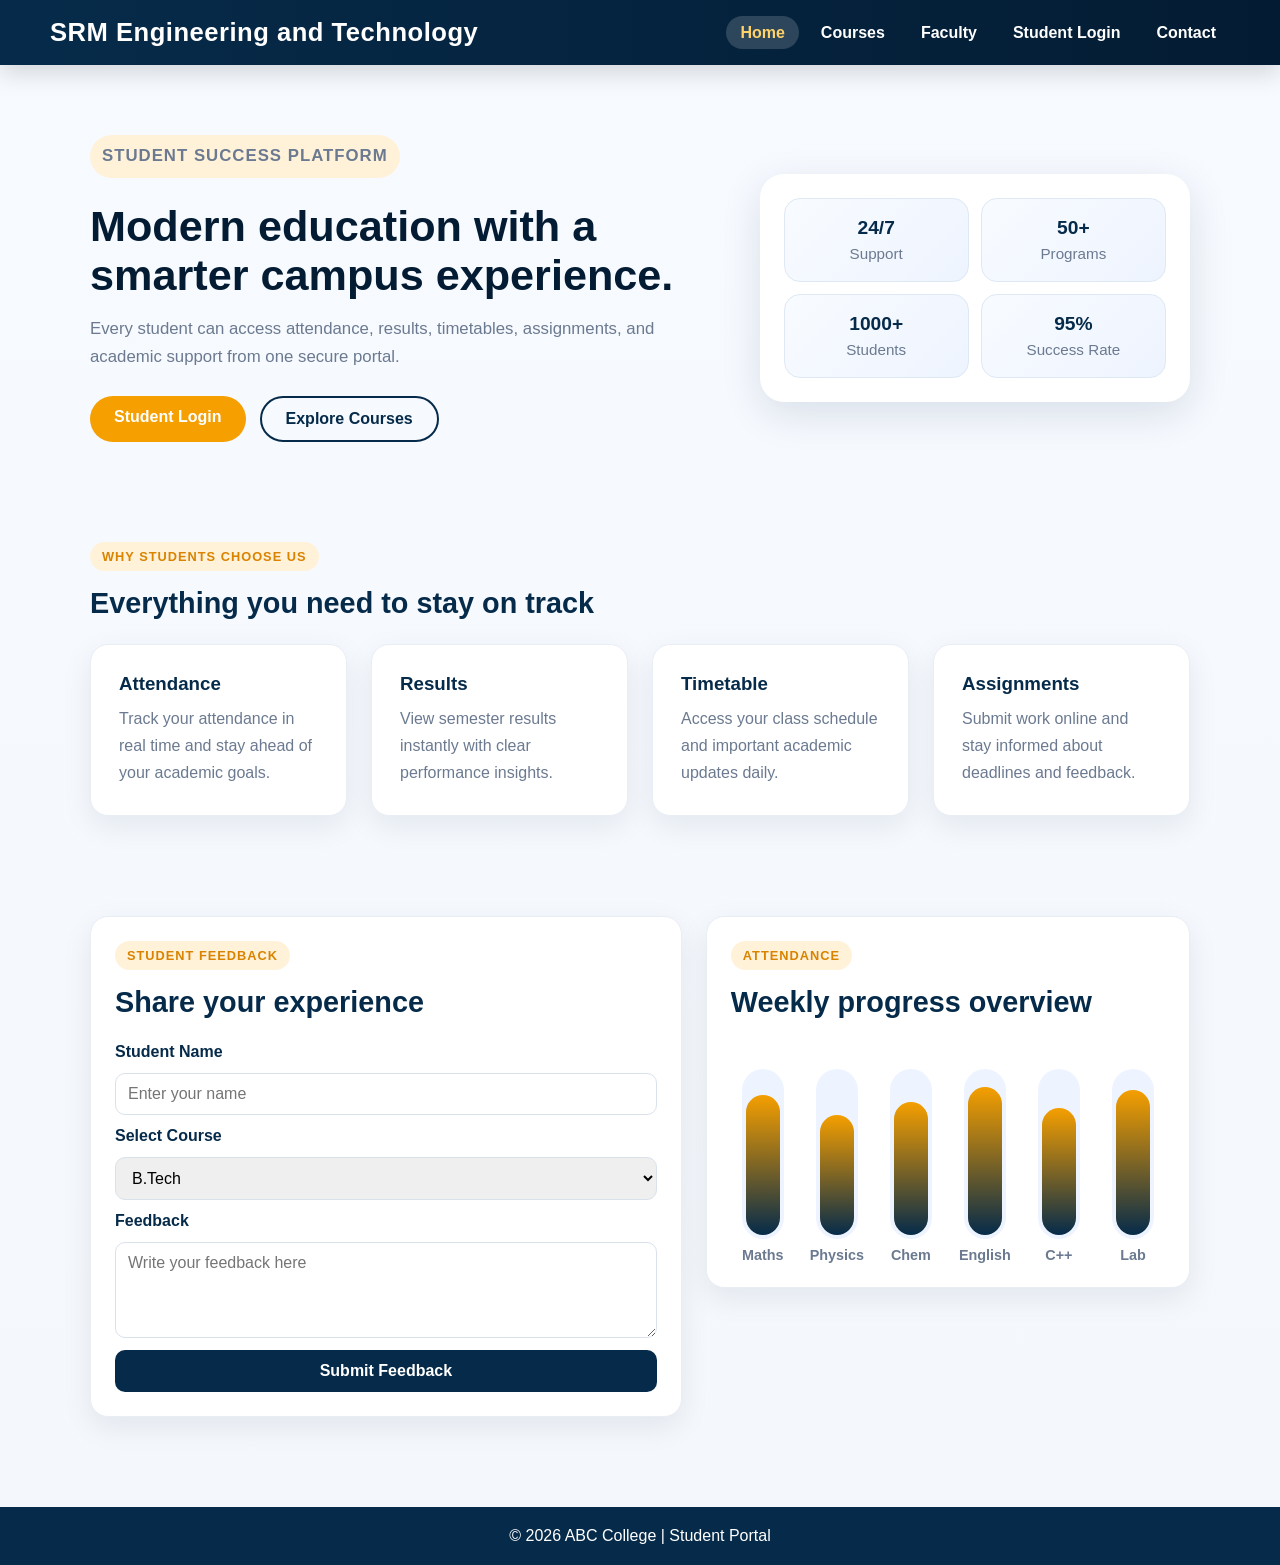
<file: index.html>
<!DOCTYPE html>
<html lang="en">
<head>
    <meta charset="UTF-8">
    <meta name="viewport" content="width=device-width, initial-scale=1.0">
    <title>ABC College Student Portal</title>
    <link rel="stylesheet" href="style.css">
</head>
<body>
    <header>
        <div class="logo">
            <h1>SRM Engineering and Technology</h1>
        </div>
        <nav>
            <ul>
                <li><a href="index.html" class="active">Home</a></li>
                <li><a href="courses.html">Courses</a></li>
                <li><a href="faculty.html">Faculty</a></li>
                <li><a href="student-login.html">Student Login</a></li>
                <li><a href="contact.html">Contact</a></li>
            </ul>
        </nav>
    </header>

    <main>
        <section class="hero">
            <div class="hero-content">
                <p class="eyebrow">Student Success Platform</p>
                <h2>Modern education with a smarter campus experience.</h2>
                <p>Every student can access attendance, results, timetables, assignments, and academic support from one secure portal.</p>
                <div class="hero-actions">
                    <a class="btn primary" href="student-login.html">Student Login</a>
                    <a class="btn secondary" href="courses.html">Explore Courses</a>
                </div>
            </div>
            <div class="hero-panel">
                <div class="stat-box">
                    <strong>24/7</strong>
                    <span>Support</span>
                </div>
                <div class="stat-box">
                    <strong>50+</strong>
                    <span>Programs</span>
                </div>
                <div class="stat-box">
                    <strong>1000+</strong>
                    <span>Students</span>
                </div>
                <div class="stat-box">
                    <strong>95%</strong>
                    <span>Success Rate</span>
                </div>
            </div>
        </section>

        <section class="section-block">
            <div class="section-heading">
                <p class="eyebrow">Why Students Choose Us</p>
                <h3>Everything you need to stay on track</h3>
            </div>
            <div class="card-grid">
                <div class="card">
                    <h3>Attendance</h3>
                    <p>Track your attendance in real time and stay ahead of your academic goals.</p>
                </div>
                <div class="card">
                    <h3>Results</h3>
                    <p>View semester results instantly with clear performance insights.</p>
                </div>
                <div class="card">
                    <h3>Timetable</h3>
                    <p>Access your class schedule and important academic updates daily.</p>
                </div>
                <div class="card">
                    <h3>Assignments</h3>
                    <p>Submit work online and stay informed about deadlines and feedback.</p>
                </div>
            </div>
        </section>

        <section class="section-block">
            <div class="feedback-layout">
                <div class="feedback-card">
                    <div class="section-heading">
                        <p class="eyebrow">Student Feedback</p>
                        <h3>Share your experience</h3>
                    </div>
                    <form class="feedback-form">
                        <label for="student-name">Student Name</label>
                        <input type="text" id="student-name" placeholder="Enter your name">

                        <label for="student-course">Select Course</label>
                        <select id="student-course">
                            <option>B.Tech</option>
                            <option>BCA</option>
                            <option>BBA</option>
                            <option>MCA</option>
                        </select>

                        <label for="feedback">Feedback</label>
                        <textarea id="feedback" rows="4" placeholder="Write your feedback here"></textarea>

                        <button type="submit">Submit Feedback</button>
                    </form>
                </div>

                <div class="attendance-card">
                    <div class="section-heading">
                        <p class="eyebrow">Attendance</p>
                        <h3>Weekly progress overview</h3>
                    </div>
                    <div class="bar-chart">
                        <div class="bar-item">
                            <div class="bar-track"><div class="bar-fill" style="height:86%"></div></div>
                            <span>Maths</span>
                        </div>
                        <div class="bar-item">
                            <div class="bar-track"><div class="bar-fill" style="height:74%"></div></div>
                            <span>Physics</span>
                        </div>
                        <div class="bar-item">
                            <div class="bar-track"><div class="bar-fill" style="height:82%"></div></div>
                            <span>Chem</span>
                        </div>
                        <div class="bar-item">
                            <div class="bar-track"><div class="bar-fill" style="height:91%"></div></div>
                            <span>English</span>
                        </div>
                        <div class="bar-item">
                            <div class="bar-track"><div class="bar-fill" style="height:78%"></div></div>
                            <span>C++</span>
                        </div>
                        <div class="bar-item">
                            <div class="bar-track"><div class="bar-fill" style="height:89%"></div></div>
                            <span>Lab</span>
                        </div>
                    </div>
                </div>
            </div>
        </section>
    </main>

    <footer>
        <p>© 2026 ABC College | Student Portal</p>
    </footer>
</body>
</html>
</file>
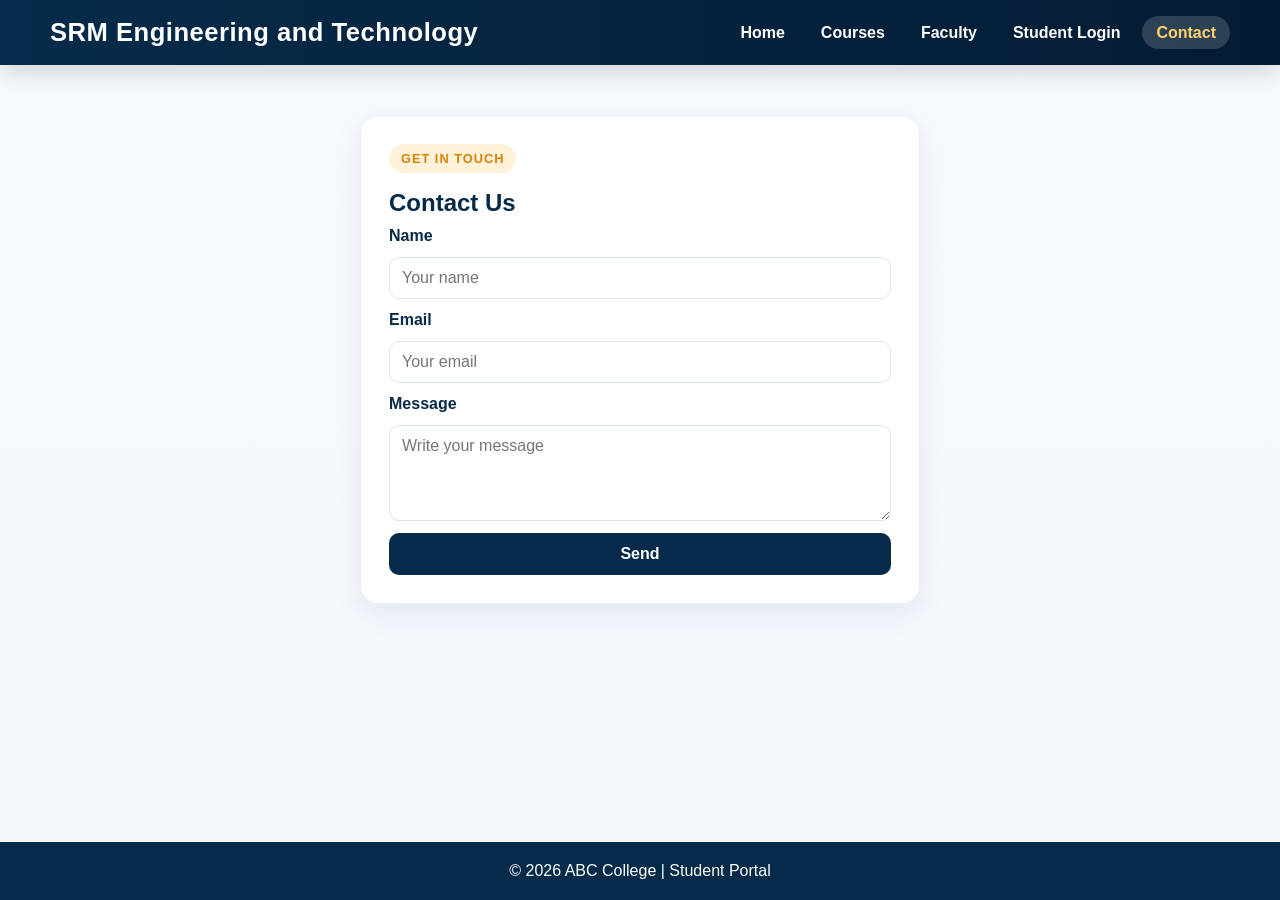
<file: contact.html>
<!DOCTYPE html>
<html lang="en">
<head>
    <meta charset="UTF-8">
    <meta name="viewport" content="width=device-width, initial-scale=1.0">
    <title>Contact - ABC College</title>
    <link rel="stylesheet" href="style.css">
</head>
<body>
    <header>
        <div class="logo">
            <h1>SRM Engineering and Technology</h1>
        </div>
        <nav>
            <ul>
                <li><a href="index.html">Home</a></li>
                <li><a href="courses.html">Courses</a></li>
                <li><a href="faculty.html">Faculty</a></li>
                <li><a href="student-login.html">Student Login</a></li>
                <li><a href="contact.html" class="active">Contact</a></li>
            </ul>
        </nav>
    </header>

    <main>
        <section class="page-shell">
            <div class="form-card">
                <p class="eyebrow">Get in Touch</p>
                <h2>Contact Us</h2>
                <form>
                    <label for="name">Name</label>
                    <input type="text" id="name" placeholder="Your name">

                    <label for="email">Email</label>
                    <input type="email" id="email" placeholder="Your email">

                    <label for="message">Message</label>
                    <textarea id="message" rows="4" placeholder="Write your message"></textarea>

                    <button type="submit">Send</button>
                </form>
            </div>
        </section>
    </main>

    <footer>
        <p>© 2026 ABC College | Student Portal</p>
    </footer>
</body>
</html>
</file>
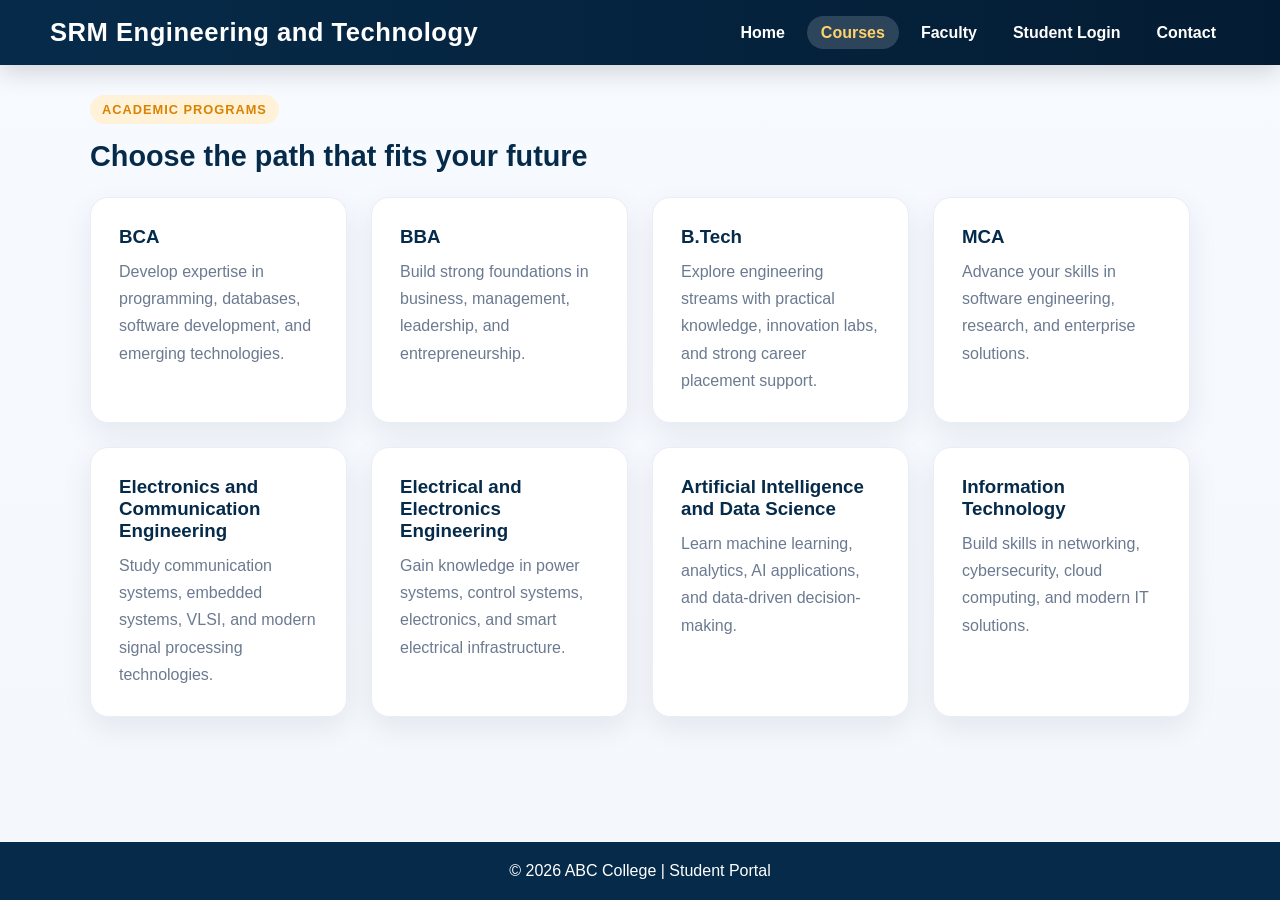
<file: courses.html>
<!DOCTYPE html>
<html lang="en">
<head>
    <meta charset="UTF-8">
    <meta name="viewport" content="width=device-width, initial-scale=1.0">
    <title>Courses - ABC College</title>
    <link rel="stylesheet" href="style.css">
</head>
<body>
    <header>
        <div class="logo">
            <h1>SRM Engineering and Technology</h1>
        </div>
        <nav>
            <ul>
                <li><a href="index.html">Home</a></li>
                <li><a href="courses.html" class="active">Courses</a></li>
                <li><a href="faculty.html">Faculty</a></li>
                <li><a href="student-login.html">Student Login</a></li>
                <li><a href="contact.html">Contact</a></li>
            </ul>
        </nav>
    </header>

    <main>
        <section class="page-shell">
            <div class="section-heading">
                <p class="eyebrow">Academic Programs</p>
                <h3>Choose the path that fits your future</h3>
            </div>
            <div class="card-grid">
                <div class="card">
                    <h3>BCA</h3>
                    <p>Develop expertise in programming, databases, software development, and emerging technologies.</p>
                </div>
                <div class="card">
                    <h3>BBA</h3>
                    <p>Build strong foundations in business, management, leadership, and entrepreneurship.</p>
                </div>
                <div class="card">
                    <h3>B.Tech</h3>
                    <p>Explore engineering streams with practical knowledge, innovation labs, and strong career placement support.</p>
                </div>
                <div class="card">
                    <h3>MCA</h3>
                    <p>Advance your skills in software engineering, research, and enterprise solutions.</p>
                </div>
                <div class="card">
                    <h3>Electronics and Communication Engineering</h3>
                    <p>Study communication systems, embedded systems, VLSI, and modern signal processing technologies.</p>
                </div>
                <div class="card">
                    <h3>Electrical and Electronics Engineering</h3>
                    <p>Gain knowledge in power systems, control systems, electronics, and smart electrical infrastructure.</p>
                </div>
                <div class="card">
                    <h3>Artificial Intelligence and Data Science</h3>
                    <p>Learn machine learning, analytics, AI applications, and data-driven decision-making.</p>
                </div>
                <div class="card">
                    <h3>Information Technology</h3>
                    <p>Build skills in networking, cybersecurity, cloud computing, and modern IT solutions.</p>
                </div>
            </div>
        </section>
    </main>

    <footer>
        <p>© 2026 ABC College | Student Portal</p>
    </footer>
</body>
</html>
</file>
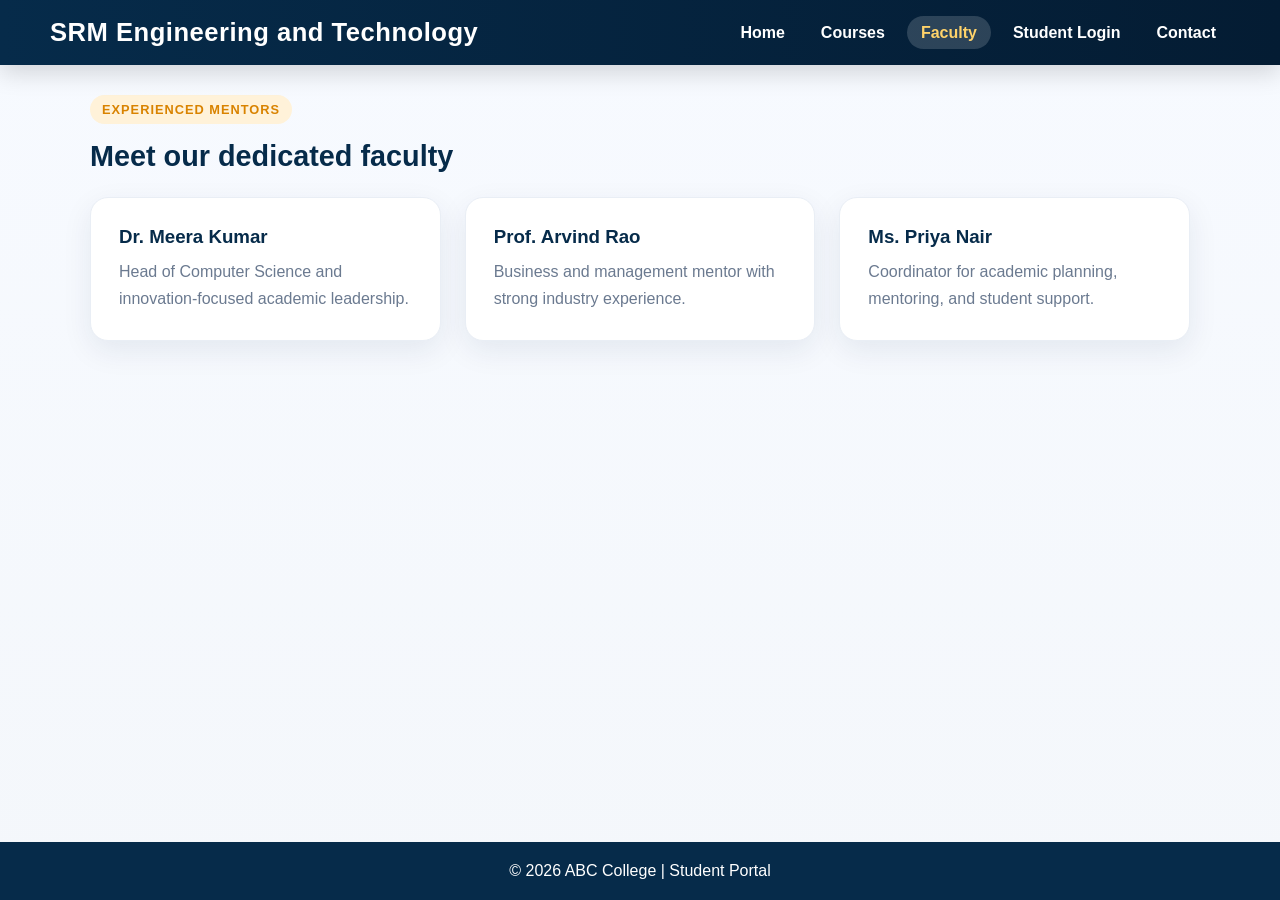
<file: faculty.html>
<!DOCTYPE html>
<html lang="en">
<head>
    <meta charset="UTF-8">
    <meta name="viewport" content="width=device-width, initial-scale=1.0">
    <title>Faculty - ABC College</title>
    <link rel="stylesheet" href="style.css">
</head>
<body>
    <header>
        <div class="logo">
            <h1>SRM Engineering and Technology</h1>
        </div>
        <nav>
            <ul>
                <li><a href="index.html">Home</a></li>
                <li><a href="courses.html">Courses</a></li>
                <li><a href="faculty.html" class="active">Faculty</a></li>
                <li><a href="student-login.html">Student Login</a></li>
                <li><a href="contact.html">Contact</a></li>
            </ul>
        </nav>
    </header>

    <main>
        <section class="page-shell">
            <div class="section-heading">
                <p class="eyebrow">Experienced Mentors</p>
                <h3>Meet our dedicated faculty</h3>
            </div>
            <div class="card-grid">
                <div class="card">
                    <h3>Dr. Meera Kumar</h3>
                    <p>Head of Computer Science and innovation-focused academic leadership.</p>
                </div>
                <div class="card">
                    <h3>Prof. Arvind Rao</h3>
                    <p>Business and management mentor with strong industry experience.</p>
                </div>
                <div class="card">
                    <h3>Ms. Priya Nair</h3>
                    <p>Coordinator for academic planning, mentoring, and student support.</p>
                </div>
            </div>
        </section>
    </main>

    <footer>
        <p>© 2026 ABC College | Student Portal</p>
    </footer>
</body>
</html>
</file>
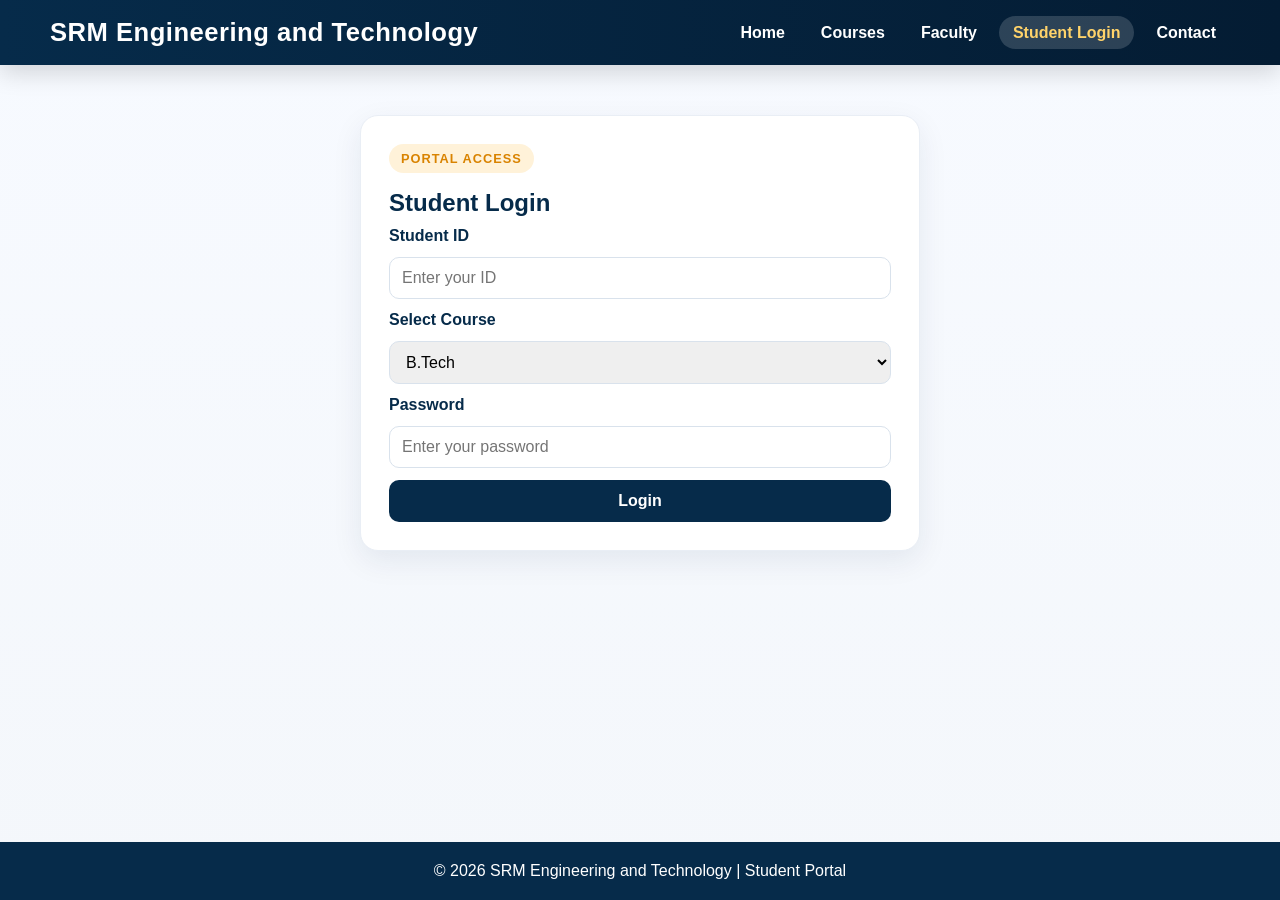
<file: student-login.html>
<!DOCTYPE html>
<html lang="en">
<head>
    <meta charset="UTF-8">
    <meta name="viewport" content="width=device-width, initial-scale=1.0">
    <title>Student Login - SRM Engineering and Technology</title>
    <link rel="stylesheet" href="style.css">
</head>
<body>
    <header>
        <div class="logo">
            <h1>SRM Engineering and Technology</h1>
        </div>
        <nav>
            <ul>
                <li><a href="index.html">Home</a></li>
                <li><a href="courses.html">Courses</a></li>
                <li><a href="faculty.html">Faculty</a></li>
                <li><a href="student-login.html" class="active">Student Login</a></li>
                <li><a href="contact.html">Contact</a></li>
            </ul>
        </nav>
    </header>

    <main>
        <section class="page-shell">
            <div class="form-card" id="login-card">
                <p class="eyebrow">Portal Access</p>
                <h2>Student Login</h2>
                <form id="login-form">
                    <label for="student-id">Student ID</label>
                    <input type="text" id="student-id" placeholder="Enter your ID" required>

                    <label for="student-course">Select Course</label>
                    <select id="student-course">
                        <option>B.Tech</option>
                        <option>BCA</option>
                        <option>BBA</option>
                        <option>MCA</option>
                        <option>Electronics and Communication Engineering</option>
                        <option>Electrical and Electronics Engineering</option>
                        <option>Artificial Intelligence and Data Science</option>
                        <option>Information Technology</option>
                    </select>

                    <label for="password">Password</label>
                    <input type="password" id="password" placeholder="Enter your password" required>

                    <button type="submit">Login</button>
                </form>
            </div>

            <div class="dashboard-card" id="dashboard" style="display:none;">
                <p class="eyebrow">Student Dashboard</p>
                <h2>Attendance Overview</h2>
                <div class="student-summary">
                    <div>
                        <strong>Student ID:</strong> 20241001
                    </div>
                    <div>
                        <strong>Course:</strong> <span id="selected-course">B.Tech</span>
                    </div>
                    <div>
                        <strong>Status:</strong> Present
                    </div>
                </div>
                <div class="bar-chart">
                    <div class="bar-item">
                        <div class="bar-track"><div class="bar-fill" style="height:86%"></div></div>
                        <span>Maths</span>
                    </div>
                    <div class="bar-item">
                        <div class="bar-track"><div class="bar-fill" style="height:74%"></div></div>
                        <span>Physics</span>
                    </div>
                    <div class="bar-item">
                        <div class="bar-track"><div class="bar-fill" style="height:82%"></div></div>
                        <span>Chem</span>
                    </div>
                    <div class="bar-item">
                        <div class="bar-track"><div class="bar-fill" style="height:91%"></div></div>
                        <span>English</span>
                    </div>
                    <div class="bar-item">
                        <div class="bar-track"><div class="bar-fill" style="height:78%"></div></div>
                        <span>C++</span>
                    </div>
                    <div class="bar-item">
                        <div class="bar-track"><div class="bar-fill" style="height:89%"></div></div>
                        <span>Lab</span>
                    </div>
                </div>
            </div>
        </section>
    </main>

    <footer>
        <p>© 2026 SRM Engineering and Technology | Student Portal</p>
    </footer>

    <script>
        const form = document.getElementById('login-form');
        const dashboard = document.getElementById('dashboard');
        const loginCard = document.getElementById('login-card');
        const courseOutput = document.getElementById('selected-course');

        form.addEventListener('submit', function (event) {
            event.preventDefault();
            const selectedCourse = document.getElementById('student-course').value;
            courseOutput.textContent = selectedCourse;
            loginCard.style.display = 'none';
            dashboard.style.display = 'block';
        });
    </script>
</body>
</html>
</file>
<file: style.css>
:root {
    --primary: #062b4a;
    --primary-dark: #041c33;
    --accent: #f59f00;
    --accent-dark: #d98300;
    --text: #243447;
    --muted: #6b7a90;
    --bg: #f4f7fb;
    --white: #ffffff;
}

* {
    margin: 0;
    padding: 0;
    box-sizing: border-box;
    font-family: "Segoe UI", Arial, sans-serif;
}

body {
    background: linear-gradient(180deg, #f7faff 0%, var(--bg) 100%);
    color: var(--text);
    min-height: 100vh;
    display: flex;
    flex-direction: column;
}

header {
    display: flex;
    justify-content: space-between;
    align-items: center;
    background: linear-gradient(90deg, var(--primary) 0%, var(--primary-dark) 100%);
    color: var(--white);
    padding: 18px 50px;
    position: sticky;
    top: 0;
    z-index: 1000;
    box-shadow: 0 8px 24px rgba(0, 0, 0, 0.15);
}

.logo h1 {
    font-size: 1.6rem;
    letter-spacing: 0.5px;
}

nav ul {
    display: flex;
    list-style: none;
    gap: 8px;
    align-items: center;
}

nav ul li a {
    color: var(--white);
    text-decoration: none;
    font-weight: 600;
    padding: 8px 14px;
    border-radius: 999px;
    transition: 0.3s ease;
}

nav ul li a:hover,
nav ul li a.active {
    background: rgba(255, 255, 255, 0.16);
    color: #ffd36a;
}

main {
    flex: 1;
}

.hero {
    display: grid;
    grid-template-columns: 1.2fr 0.8fr;
    gap: 24px;
    align-items: center;
    max-width: 1200px;
    margin: 0 auto;
    padding: 70px 50px;
}

.hero-content {
    padding-right: 20px;
}

.eyebrow {
    display: inline-block;
    padding: 7px 12px;
    background: var(--accent-soft, #fff2d9);
    border-radius: 999px;
    color: var(--accent-dark);
    text-transform: uppercase;
    font-size: 0.8rem;
    font-weight: 700;
    letter-spacing: 1px;
    margin-bottom: 16px;
}

.hero h2 {
    font-size: 2.7rem;
    line-height: 1.15;
    color: var(--primary-dark);
    margin-bottom: 14px;
}

.hero p {
    font-size: 1.05rem;
    color: var(--muted);
    line-height: 1.7;
    margin-bottom: 24px;
    max-width: 650px;
}

.hero-actions {
    display: flex;
    gap: 14px;
    flex-wrap: wrap;
}

.btn {
    display: inline-block;
    padding: 12px 24px;
    border-radius: 999px;
    text-decoration: none;
    font-weight: 700;
    transition: 0.3s ease;
}

.btn.primary {
    background: var(--accent);
    color: var(--white);
}

.btn.secondary {
    background: transparent;
    color: var(--primary);
    border: 2px solid var(--primary);
}

.btn:hover {
    transform: translateY(-2px);
}

.hero-panel {
    background: var(--white);
    border-radius: 24px;
    padding: 24px;
    box-shadow: 0 12px 40px rgba(6, 43, 74, 0.12);
    display: grid;
    grid-template-columns: repeat(2, minmax(0, 1fr));
    gap: 12px;
}

.stat-box {
    background: linear-gradient(135deg, #f8fbff 0%, #eef4ff 100%);
    border: 1px solid #dfe8f5;
    border-radius: 16px;
    padding: 18px;
    text-align: center;
}

.stat-box strong {
    display: block;
    color: var(--primary);
    font-size: 1.2rem;
    margin-bottom: 6px;
}

.stat-box span {
    color: var(--muted);
    font-size: 0.95rem;
}

.section-block,
.page-shell {
    max-width: 1200px;
    margin: 0 auto;
    padding: 30px 50px 70px;
}

.section-heading {
    margin-bottom: 24px;
}

.section-heading h3 {
    font-size: 1.8rem;
    color: var(--primary);
}

.card-grid {
    display: grid;
    grid-template-columns: repeat(auto-fit, minmax(220px, 1fr));
    gap: 24px;
}

.card,
.form-card,
.info-card {
    background: var(--white);
    padding: 28px;
    border-radius: 18px;
    box-shadow: 0 10px 30px rgba(6, 43, 74, 0.08);
    transition: 0.3s ease;
    border: 1px solid #e9eef5;
}

.card:hover,
.form-card:hover,
.info-card:hover {
    transform: translateY(-5px);
    box-shadow: 0 14px 36px rgba(6, 43, 74, 0.12);
}

.card h3,
.form-card h2,
.info-card h3 {
    color: var(--primary);
    margin-bottom: 10px;
}

.card p,
.info-card p {
    color: var(--muted);
    line-height: 1.7;
}

.feedback-layout {
    display: grid;
    grid-template-columns: 1.1fr 0.9fr;
    gap: 24px;
    align-items: start;
}

.feedback-card,
.attendance-card {
    background: var(--white);
    border-radius: 18px;
    padding: 24px;
    box-shadow: 0 10px 30px rgba(6, 43, 74, 0.08);
    border: 1px solid #e9eef5;
}

.feedback-form {
    display: flex;
    flex-direction: column;
    gap: 12px;
}

.feedback-form label {
    font-weight: 600;
    color: var(--primary);
}

.feedback-form input,
.feedback-form textarea,
.feedback-form select {
    padding: 11px 12px;
    border: 1px solid #d9e2ec;
    border-radius: 10px;
    font-size: 1rem;
}

.feedback-form button {
    padding: 12px 20px;
    border: none;
    background: var(--primary);
    color: var(--white);
    border-radius: 10px;
    cursor: pointer;
    font-size: 1rem;
    font-weight: 700;
}

.feedback-form button:hover {
    background: var(--accent);
}

.bar-chart {
    display: flex;
    align-items: flex-end;
    justify-content: space-between;
    gap: 10px;
    min-height: 220px;
    padding-top: 10px;
}

.bar-item {
    flex: 1;
    display: flex;
    flex-direction: column;
    align-items: center;
    gap: 8px;
}

.bar-track {
    width: 100%;
    max-width: 42px;
    height: 170px;
    background: #eef4ff;
    border-radius: 999px;
    display: flex;
    align-items: flex-end;
    padding: 4px;
}

.bar-fill {
    width: 100%;
    border-radius: 999px;
    background: linear-gradient(180deg, var(--accent) 0%, var(--primary) 100%);
}

.bar-item span {
    font-size: 0.9rem;
    color: var(--muted);
    font-weight: 600;
}

.form-card {
    max-width: 560px;
    margin: 20px auto 0;
}

.form-card form {
    display: flex;
    flex-direction: column;
    gap: 12px;
}

.form-card label {
    font-weight: 600;
    color: var(--primary);
}

.form-card input,
.form-card textarea,
.form-card select {
    padding: 11px 12px;
    border: 1px solid #d9e2ec;
    border-radius: 10px;
    font-size: 1rem;
}

.form-card button {
    padding: 12px 20px;
    border: none;
    background: var(--primary);
    color: var(--white);
    border-radius: 10px;
    cursor: pointer;
    font-size: 1rem;
    font-weight: 700;
}

.form-card button:hover {
    background: var(--accent);
}

.dashboard-card {
    background: var(--white);
    border-radius: 20px;
    padding: 24px;
    box-shadow: 0 10px 30px rgba(6, 43, 74, 0.08);
    border: 1px solid #e9eef5;
    max-width: 760px;
    margin: 20px auto 0;
}

.student-summary {
    display: grid;
    grid-template-columns: repeat(auto-fit, minmax(180px, 1fr));
    gap: 12px;
    margin: 16px 0 24px;
}

.student-summary div {
    background: #f6f9ff;
    border: 1px solid #e2eaf7;
    border-radius: 12px;
    padding: 12px;
    color: var(--muted);
}

.student-summary strong {
    display: block;
    color: var(--primary);
    margin-bottom: 4px;
}

footer {
    background: var(--primary);
    color: var(--white);
    text-align: center;
    padding: 20px;
    margin-top: 20px;
}

@media (max-width: 900px) {
    .hero {
        grid-template-columns: 1fr;
        padding: 50px 24px;
    }

    .hero-content {
        padding-right: 0;
    }

    .feedback-layout {
        grid-template-columns: 1fr;
    }
}

@media (max-width: 700px) {
    header {
        flex-direction: column;
        gap: 10px;
        padding: 20px;
    }

    nav ul {
        flex-wrap: wrap;
        justify-content: center;
    }

    .hero h2 {
        font-size: 2rem;
    }

    .section-block,
    .page-shell {
        padding: 20px 20px 50px;
    }

    .hero-panel {
        grid-template-columns: 1fr 1fr;
    }
}
</file>
